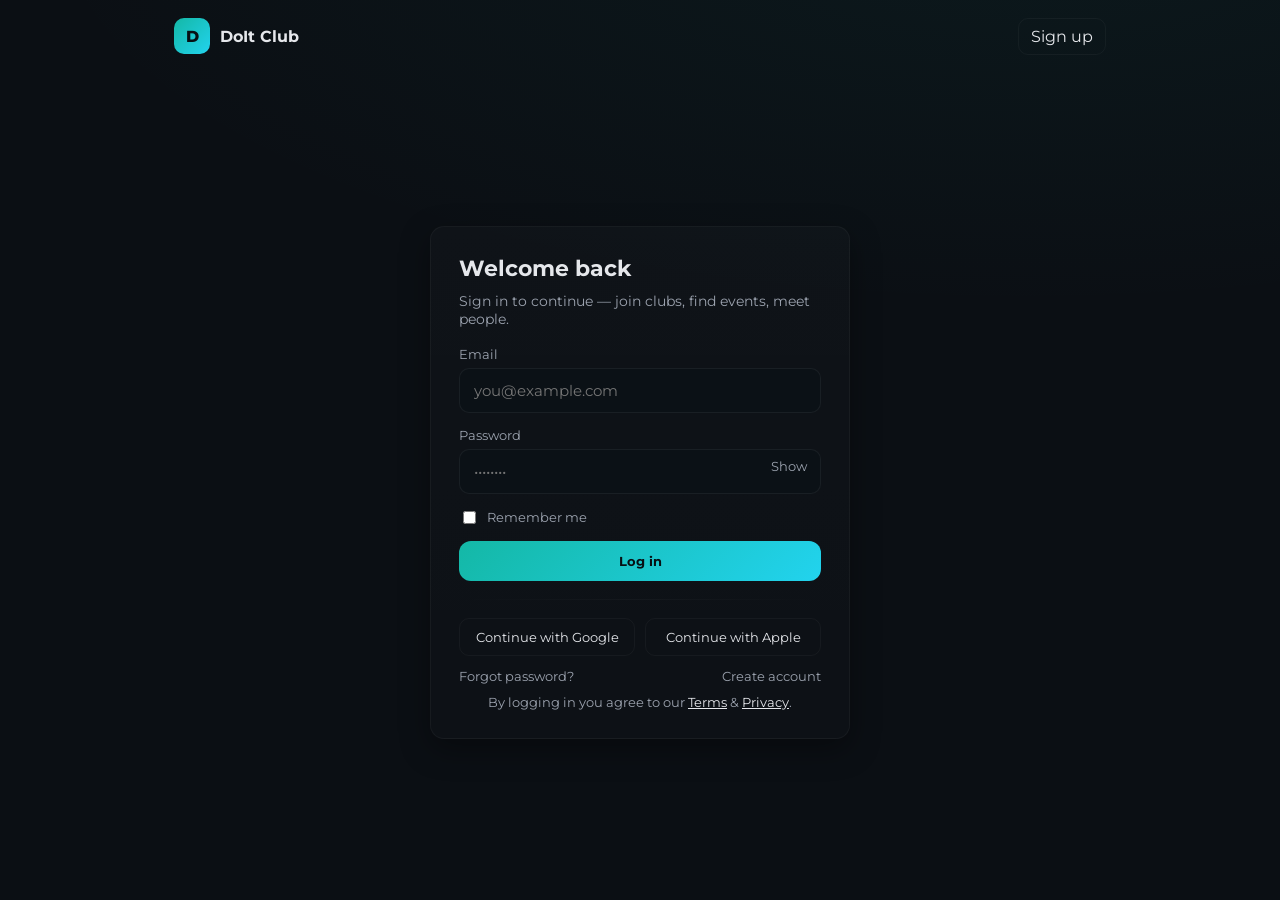
<file: src/main/resources/static/child/login.html>
<!DOCTYPE html>
<html lang="en">
<head>
<meta charset="utf-8" />
<meta name="viewport" content="width=device-width,initial-scale=1" />
<title>Login — DoIt Club</title>
<link rel="preconnect" href="https://fonts.googleapis.com">
<link rel="preconnect" href="https://fonts.gstatic.com">
<link href="https://fonts.googleapis.com/css2?family=Montserrat:wght@400;700&display=swap"
	rel="stylesheet">
<style>
:root {
	--bg: #0b0f14;
	--card: #0f1720;
	--muted: #9ca3af;
	--text: #e5e7eb;
	--accent: linear-gradient(135deg, #14b8a6, #22d3ee);
}

* {
	box-sizing: border-box;
	font-family: 'Montserrat', sans-serif;
}

html, body {
	height: 100%;
	margin: 0;
	font-family: 'Inter', system-ui, -apple-system, Segoe UI, Roboto, Arial,
		sans-serif;
	background: radial-gradient(1000px 400px at 80% -10%, rgba(20, 184, 166, 0.06),
		transparent), var(--bg);
	color: var(--text);
}

.container {
	max-width: 980px;
	margin: 0 auto;
	padding: 0 24px;
}

header {
	padding: 18px 0;
	display: flex;
	justify-content: space-between;
	align-items: center
}

.brand {
	display: flex;
	align-items: center;
	gap: 12px;
	font-weight: 700
}

.logo {
	width: 36px;
	height: 36px;
	border-radius: 10px;
	display: grid;
	place-items: center;
	background: linear-gradient(135deg, #14b8a6, #22d3ee);
	color: #071014;
	font-weight: 800
}

.nav-actions a {
	color: var(--text);
	text-decoration: none;
	margin-left: 12px;
	padding: 8px 12px;
	border-radius: 10px;
	border: 1px solid rgba(255, 255, 255, 0.04)
}

main {
	display: flex;
	min-height: calc(100vh - 80px);
	align-items: center;
	justify-content: center;
	padding: 32px 0
}

.card {
	width: 420px;
	max-width: 96%;
	background: linear-gradient(180deg, rgba(255, 255, 255, 0.02),
		rgba(255, 255, 255, 0.01));
	border-radius: 14px;
	padding: 28px;
	border: 1px solid rgba(255, 255, 255, 0.04);
	box-shadow: 0 10px 30px rgba(0, 0, 0, 0.35)
}

.card h1 {
	margin: 0 0 10px;
	font-size: 22px
}

.card p.sub {
	margin: 0 0 18px;
	color: var(--muted);
	font-size: 14px
}

label {
	display: block;
	font-size: 13px;
	color: var(--muted);
	margin-bottom: 6px
}

input[type="email"], input[type="password"] {
	width: 100%;
	padding: 12px 14px;
	border-radius: 10px;
	border: 1px solid rgba(255, 255, 255, 0.06);
	background: #0b1116;
	color: var(--text);
	margin-bottom: 14px;
	font-size: 15px;
}

.row {
	display: flex;
	gap: 12px;
	align-items: center
}

.remember {
	display: flex;
	align-items: center;
	gap: 8px;
	color: var(--muted);
	font-size: 14px;
	margin-bottom: 14px
}

.btn {
	display: inline-block;
	padding: 12px 16px;
	border-radius: 12px;
	background: var(--accent);
	color: #071014;
	font-weight: 700;
	text-align: center;
	border: 0;
	cursor: pointer;
	width: 100%;
}

.ghost {
	background: transparent;
	border: 1px solid rgba(255, 255, 255, 0.06);
	color: var(--text)
}

.divider {
	height: 1px;
	background: linear-gradient(90deg, transparent, rgba(255, 255, 255, 0.03),
		transparent);
	margin: 18px 0
}

.socials {
	display: flex;
	gap: 10px;
	justify-content: center
}

.social-btn {
	flex: 1;
	padding: 10px;
	border-radius: 10px;
	border: 1px solid rgba(255, 255, 255, 0.04);
	background: transparent;
	color: var(--text);
	cursor: pointer
}

.links {
	display: flex;
	justify-content: space-between;
	margin-top: 12px;
	font-size: 13px;
	color: var(--muted)
}

.small {
	font-size: 13px;
	color: var(--muted);
	margin-top: 10px;
	text-align: center
}

.error {
	color: #ffb4b4;
	background: rgba(255, 0, 0, 0.06);
	padding: 8px;
	border-radius: 8px;
	margin-bottom: 12px
}

.show-pass {
	font-size: 13px;
	color: var(--muted);
	cursor: pointer;
	background: transparent;
	border: 0
}

@media ( max-width :480px) {
	.card {
		padding: 20px
	}
	.logo {
		width: 32px;
		height: 32px
	}
}
</style>
</head>
<body>
	<div class="container">
		<header>
			<div class="brand">
				<a href="/" aria-label="Home"
					style="text-decoration: none; color: inherit; display: flex; gap: 10px; align-items: center">
					<div class="logo">D</div>
					<div>DoIt Club</div>
				</a>
			</div>
			<div class="nav-actions">
				<a href="/child/register.html" class="ghost">Sign up</a>
			</div>
		</header>

		<main>
			<div class="card" role="region" aria-labelledby="login-heading">
				<h1 id="login-heading">Welcome back</h1>
				<p class="sub">Sign in to continue — join clubs, find events,
					meet people.</p>

				<div id="error" class="error" style="display: none;"></div>

				<form id="loginForm" action="/api/login" method="post">
					<label for="email">Email</label> <input id="email" name="email"
						type="email" autocomplete="email" required
						placeholder="you@example.com"> <label for="password">Password</label>
					<div style="position: relative">
						<input id="password" name="password" type="password"
							autocomplete="current-password" required placeholder="••••••••">
						<button type="button" class="show-pass" aria-label="Show password"
							onclick="togglePassword()"
							style="position: absolute; right: 8px; top: 8px">Show</button>
					</div>

					<div class="remember">
						<input id="remember" name="remember" type="checkbox"> <label
							for="remember" style="margin: 0">Remember me</label>
					</div>

					<button type="submit" class="btn">Log in</button>

					<div class="divider"></div>

					<div class="socials">
						<button type="button" class="social-btn">Continue with
							Google</button>
						<button type="button" class="social-btn">Continue with
							Apple</button>
					</div>

					<div class="links">
						<a href="/forgot-password"
							style="color: var(--muted); text-decoration: none">Forgot
							password?</a> <a href="/child/register.html"
							style="color: var(--muted); text-decoration: none">Create
							account</a>
					</div>

					<div class="small">
						By logging in you agree to our <a href="/child/tnc/terms.html"
							style="color: var(--text);">Terms</a> & <a href="/child/tnc/privacy.html"
							style="color: var(--text);">Privacy</a>.
					</div>
				</form>
			</div>
		</main>
	</div>

	<script>
    function togglePassword(){
      const pw = document.getElementById('password');
      const btn = event.currentTarget || this;
      if(pw.type === 'password'){ pw.type = 'text'; btn.textContent = 'Hide'; }
      else { pw.type = 'password'; btn.textContent = 'Show'; }
    }

    // progressive JS: use fetch to submit & show errors; falls back to normal form POST if JS disabled
    document.getElementById('loginForm').addEventListener('submit', async function(e){
      if(!window.fetch) return; // let native submit happen
      e.preventDefault();
      const form = e.target;
      const data = {
        email: form.email.value.trim(),
        password: form.password.value,
        remember: form.remember.checked
      };

      const errorBox = document.getElementById('error');
      errorBox.style.display = 'none';

      try {
        const resp = await fetch(form.action, {
          method: 'POST',
          headers: { 'Content-Type': 'application/json' },
          body: JSON.stringify(data),
          credentials: 'same-origin'
        });

        if(resp.ok){
          // on success redirect to home / dashboard
          window.location.href = '/';
        } else {
          const text = await resp.text().catch(()=>null) || 'Login failed';
          errorBox.textContent = text;
          errorBox.style.display = 'block';
        }
      } catch(err){
        errorBox.textContent = 'Network error — please try again';
        errorBox.style.display = 'block';
      }
    });
  </script>
</body>
</html>
</file>
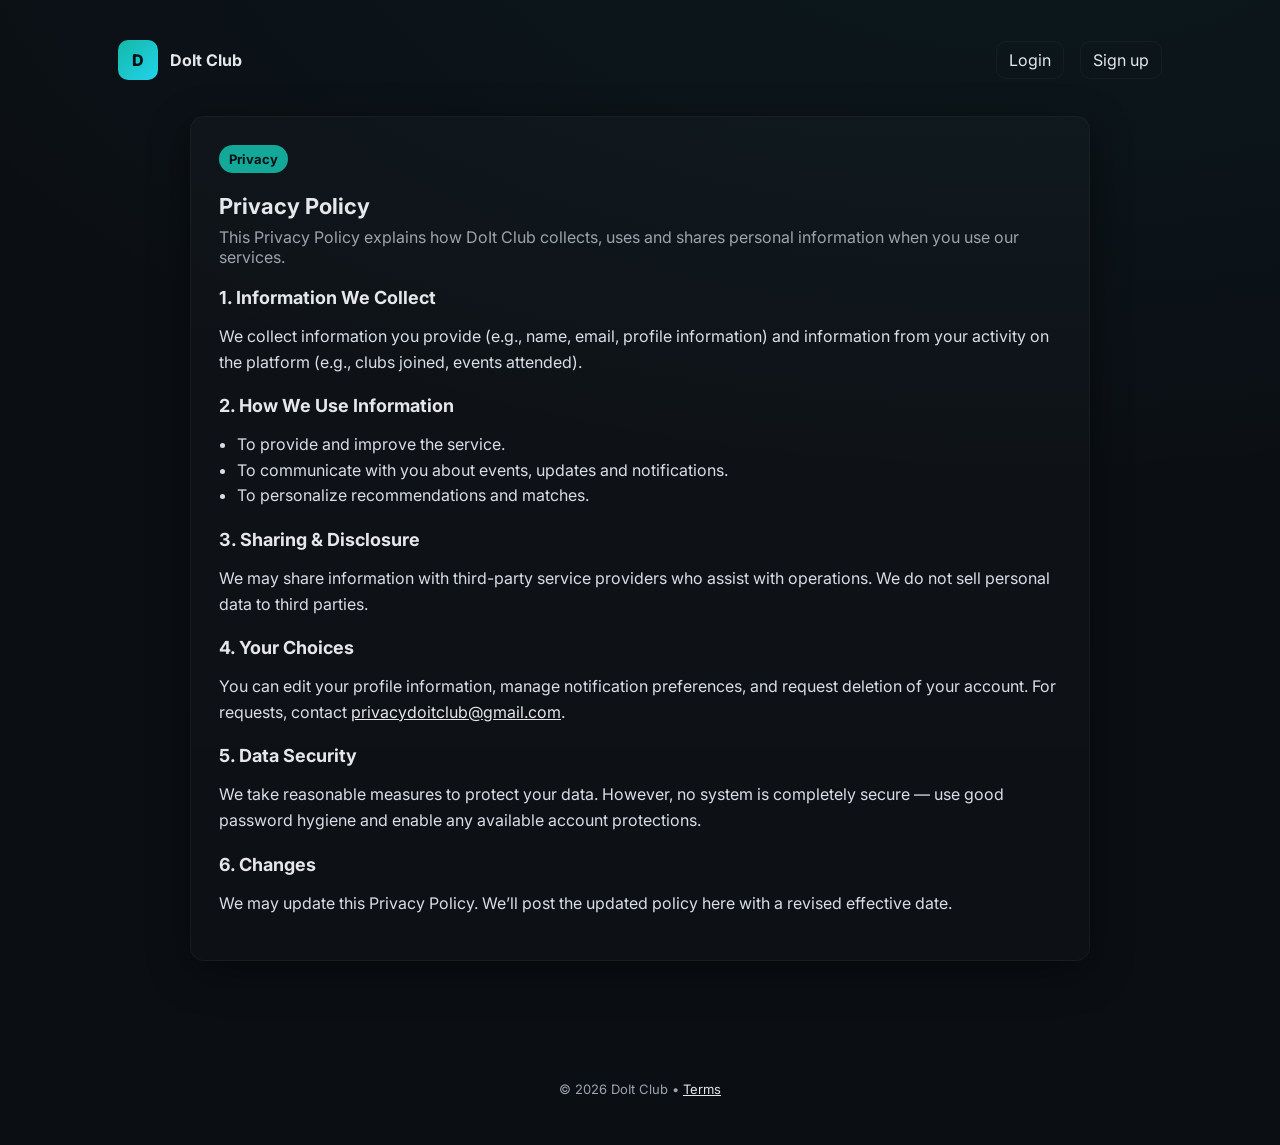
<file: src/main/resources/static/child/tnc/privacy.html>
<!DOCTYPE html>
<html lang="en">
<head>
<meta charset="utf-8" />
<meta name="viewport" content="width=device-width,initial-scale=1" />
<title>Privacy Policy — DoIt Club</title>
<link
	href="https://fonts.googleapis.com/css2?family=Inter:wght@400;600;700&display=swap"
	rel="stylesheet">
<style>
:root {
	--bg: #0b0f14;
	--card: #0f1720;
	--muted: #9ca3af;
	--text: #e5e7eb;
	--accent: linear-gradient(135deg, #14b8a6, #22d3ee);
	--container: 1100px;
}

* {
	box-sizing: border-box
}

body {
	margin: 0;
	min-height: 100vh;
	font-family: 'Inter', system-ui, -apple-system, Segoe UI, Roboto, Arial,
		sans-serif;
	background: radial-gradient(1200px 600px at 80% -10%, rgba(20, 184, 166, 0.06),
		transparent), var(--bg);
	color: var(--text);
}

.container {
	max-width: var(--container);
	margin: 0 auto;
	padding: 28px;
}

header {
	display: flex;
	align-items: center;
	justify-content: space-between;
	padding: 12px 0;
}

.brand {
	display: flex;
	align-items: center;
	gap: 12px;
	font-weight: 700;
	color: var(--text);
	text-decoration: none;
}

.logo {
	width: 40px;
	height: 40px;
	border-radius: 10px;
	display: grid;
	place-items: center;
	background: var(--accent);
	color: #071014;
	font-weight: 800;
}

nav a {
	color: var(--text);
	text-decoration: none;
	margin-left: 12px;
	padding: 8px 12px;
	border-radius: 10px;
	border: 1px solid rgba(255, 255, 255, 0.04);
}

main {
	padding: 24px 0 80px;
	display: flex;
	justify-content: center;
}

.card {
	width: 100%;
	max-width: 900px;
	background: linear-gradient(180deg, rgba(255, 255, 255, 0.02),
		rgba(255, 255, 255, 0.01));
	border-radius: 14px;
	padding: 28px;
	border: 1px solid rgba(255, 255, 255, 0.04);
	box-shadow: 0 12px 40px rgba(0, 0, 0, 0.45);
}

.kicker {
	display: inline-block;
	padding: 6px 10px;
	border-radius: 999px;
	background: rgba(20, 184, 166, 0.9);
	color: #071014;
	font-weight: 700;
	font-size: 13px;
	margin-bottom: 14px;
}

h1 {
	margin: 6px 0 8px;
	font-size: 22px;
}

p.lead {
	color: var(--muted);
	margin-top: 0;
	margin-bottom: 18px;
}

.section {
	margin-top: 20px;
}

.section h2 {
	margin: 0 0 10px;
	font-size: 18px;
}

.section p, .section ul {
	color: #d9dee6;
	line-height: 1.6;
}

.section ul {
	padding-left: 18px;
}

footer {
	text-align: center;
	color: var(--muted);
	padding: 40px 0 20px;
	font-size: 13px;
}

a.inline {
	color: var(--text);
	text-decoration: underline;
}

@media ( max-width :600px) {
	.container {
		padding: 18px;
	}
	.card {
		padding: 18px
	}
}
</style>
</head>
<body>
	<div class="container">
		<header>
			<a href="/" class="brand" aria-label="DoIt Club Home">
				<div class="logo">D</div>
				<div>DoIt Club</div>
			</a>
			<nav>
				<a href="/child/login.html">Login</a> <a href="/child/register.html">Sign up</a>
			</nav>
		</header>

		<main>
			<article class="card" role="article" aria-labelledby="privacy-title">
				<span class="kicker">Privacy</span>
				<h1 id="privacy-title">Privacy Policy</h1>
				<p class="lead">This Privacy Policy explains how DoIt Club
					collects, uses and shares personal information when you use our
					services.</p>

				<section class="section" aria-labelledby="privacy-1">
					<h2 id="privacy-1">1. Information We Collect</h2>
					<p>We collect information you provide (e.g., name, email,
						profile information) and information from your activity on the
						platform (e.g., clubs joined, events attended).</p>
				</section>

				<section class="section" aria-labelledby="privacy-2">
					<h2 id="privacy-2">2. How We Use Information</h2>
					<ul>
						<li>To provide and improve the service.</li>
						<li>To communicate with you about events, updates and
							notifications.</li>
						<li>To personalize recommendations and matches.</li>
					</ul>
				</section>

				<section class="section" aria-labelledby="privacy-3">
					<h2 id="privacy-3">3. Sharing & Disclosure</h2>
					<p>We may share information with third-party service providers
						who assist with operations. We do not sell personal data to third
						parties.</p>
				</section>

				<section class="section" aria-labelledby="privacy-4">
					<h2 id="privacy-4">4. Your Choices</h2>
					<p>
						You can edit your profile information, manage notification
						preferences, and request deletion of your account. For requests,
						contact <a class="inline" href="mailto:privacydoitclub@gmail.com">privacydoitclub@gmail.com</a>.
					</p>
				</section>

				<section class="section" aria-labelledby="privacy-5">
					<h2 id="privacy-5">5. Data Security</h2>
					<p>We take reasonable measures to protect your data. However,
						no system is completely secure — use good password hygiene and
						enable any available account protections.</p>
				</section>

				<section class="section" aria-labelledby="privacy-6">
					<h2 id="privacy-6">6. Changes</h2>
					<p>We may update this Privacy Policy. We’ll post the updated
						policy here with a revised effective date.</p>
				</section>
			</article>
		</main>

		<footer>
			© <span id="year"></span> DoIt Club • <a href="/terms" class="inline">Terms</a>
		</footer>
	</div>

	<script>
		document.getElementById('year').textContent = new Date().getFullYear();
	</script>
</body>
</html>
</file>
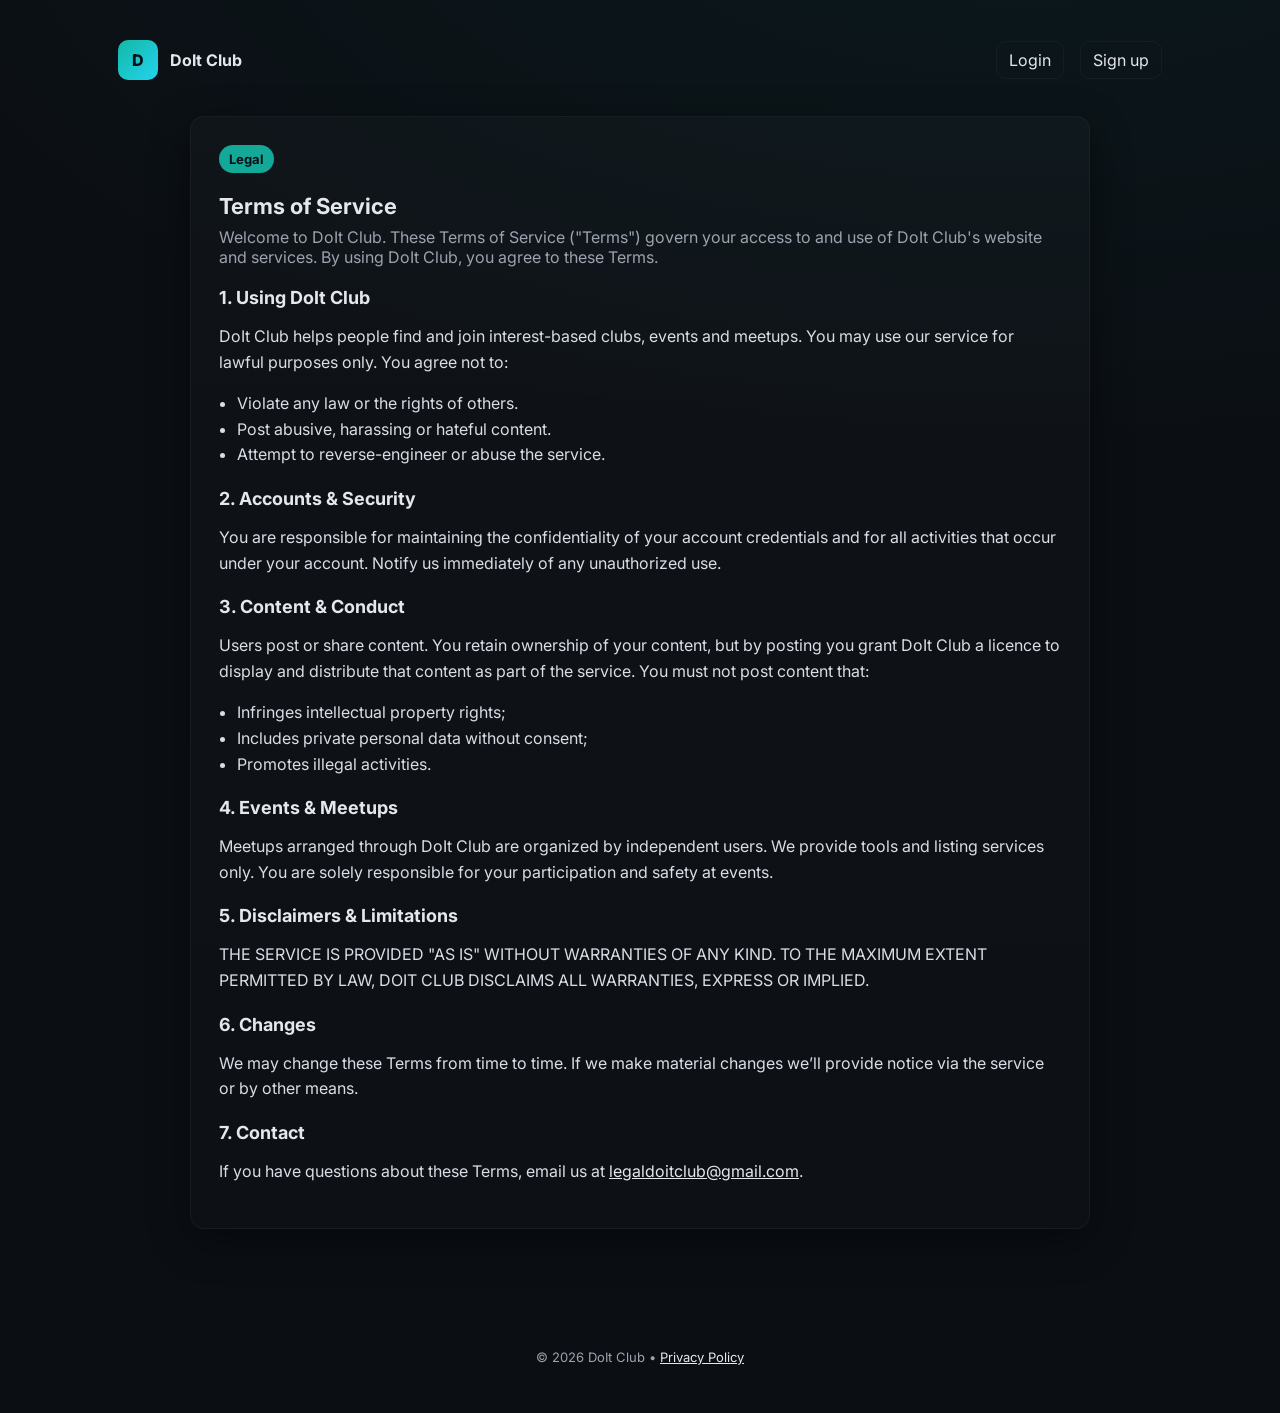
<file: src/main/resources/static/child/tnc/terms.html>
<!DOCTYPE html>
<html lang="en">
<head>
<meta charset="utf-8" />
<meta name="viewport" content="width=device-width,initial-scale=1" />
<title>Terms of Service — DoIt Club</title>
<link
	href="https://fonts.googleapis.com/css2?family=Inter:wght@400;600;700&display=swap"
	rel="stylesheet">
<style>
:root {
	--bg: #0b0f14;
	--card: #0f1720;
	--muted: #9ca3af;
	--text: #e5e7eb;
	--accent: linear-gradient(135deg, #14b8a6, #22d3ee);
	--container: 1100px;
}

* {
	box-sizing: border-box
}

body {
	margin: 0;
	min-height: 100vh;
	font-family: 'Inter', system-ui, -apple-system, Segoe UI, Roboto, Arial,
		sans-serif;
	background: radial-gradient(1200px 600px at 80% -10%, rgba(20, 184, 166, 0.06),
		transparent), var(--bg);
	color: var(--text);
	-webkit-font-smoothing: antialiased;
}

.container {
	max-width: var(--container);
	margin: 0 auto;
	padding: 28px;
}

header {
	display: flex;
	align-items: center;
	justify-content: space-between;
	padding: 12px 0;
}

.brand {
	display: flex;
	align-items: center;
	gap: 12px;
	font-weight: 700;
	color: var(--text);
	text-decoration: none;
}

.logo {
	width: 40px;
	height: 40px;
	border-radius: 10px;
	display: grid;
	place-items: center;
	background: var(--accent);
	color: #071014;
	font-weight: 800;
}

nav a {
	color: var(--text);
	text-decoration: none;
	margin-left: 12px;
	padding: 8px 12px;
	border-radius: 10px;
	border: 1px solid rgba(255, 255, 255, 0.04);
}

main {
	padding: 24px 0 80px;
	display: flex;
	justify-content: center;
}

.card {
	width: 100%;
	max-width: 900px;
	background: linear-gradient(180deg, rgba(255, 255, 255, 0.02),
		rgba(255, 255, 255, 0.01));
	border-radius: 14px;
	padding: 28px;
	border: 1px solid rgba(255, 255, 255, 0.04);
	box-shadow: 0 12px 40px rgba(0, 0, 0, 0.45);
}

.kicker {
	display: inline-block;
	padding: 6px 10px;
	border-radius: 999px;
	background: rgba(20, 184, 166, 0.9);
	color: #071014;
	font-weight: 700;
	font-size: 13px;
	margin-bottom: 14px;
}

h1 {
	margin: 6px 0 8px;
	font-size: 22px;
}

p.lead {
	color: var(--muted);
	margin-top: 0;
	margin-bottom: 18px;
}

.section {
	margin-top: 20px;
}

.section h2 {
	margin: 0 0 10px;
	font-size: 18px;
}

.section p, .section ul {
	color: #d9dee6;
	line-height: 1.6;
}

.section ul {
	padding-left: 18px;
}

footer {
	text-align: center;
	color: var(--muted);
	padding: 40px 0 20px;
	font-size: 13px;
}

a.inline {
	color: var(--text);
	text-decoration: underline;
}

@media ( max-width :600px) {
	.container {
		padding: 18px;
	}
	.card {
		padding: 18px
	}
}
</style>
</head>
<body>
	<div class="container">
		<header>
			<a href="/" class="brand" aria-label="DoIt Club Home">
				<div class="logo">D</div>
				<div>DoIt Club</div>
			</a>
			<nav>
				<a href="/login">Login</a> <a href="/signup">Sign up</a>
			</nav>
		</header>

		<main>
			<article class="card" role="article" aria-labelledby="terms-title">
				<span class="kicker">Legal</span>
				<h1 id="terms-title">Terms of Service</h1>
				<p class="lead">Welcome to DoIt Club. These Terms of Service
					("Terms") govern your access to and use of DoIt Club's website and
					services. By using DoIt Club, you agree to these Terms.</p>

				<section class="section" aria-labelledby="section-1">
					<h2 id="section-1">1. Using DoIt Club</h2>
					<p>DoIt Club helps people find and join interest-based clubs,
						events and meetups. You may use our service for lawful purposes
						only. You agree not to:</p>
					<ul>
						<li>Violate any law or the rights of others.</li>
						<li>Post abusive, harassing or hateful content.</li>
						<li>Attempt to reverse-engineer or abuse the service.</li>
					</ul>
				</section>

				<section class="section" aria-labelledby="section-2">
					<h2 id="section-2">2. Accounts & Security</h2>
					<p>You are responsible for maintaining the confidentiality of
						your account credentials and for all activities that occur under
						your account. Notify us immediately of any unauthorized use.</p>
				</section>

				<section class="section" aria-labelledby="section-3">
					<h2 id="section-3">3. Content & Conduct</h2>
					<p>Users post or share content. You retain ownership of your
						content, but by posting you grant DoIt Club a licence to display
						and distribute that content as part of the service. You must not
						post content that:</p>
					<ul>
						<li>Infringes intellectual property rights;</li>
						<li>Includes private personal data without consent;</li>
						<li>Promotes illegal activities.</li>
					</ul>
				</section>

				<section class="section" aria-labelledby="section-4">
					<h2 id="section-4">4. Events & Meetups</h2>
					<p>Meetups arranged through DoIt Club are organized by
						independent users. We provide tools and listing services only. You
						are solely responsible for your participation and safety at
						events.</p>
				</section>

				<section class="section" aria-labelledby="section-5">
					<h2 id="section-5">5. Disclaimers & Limitations</h2>
					<p>THE SERVICE IS PROVIDED "AS IS" WITHOUT WARRANTIES OF ANY
						KIND. TO THE MAXIMUM EXTENT PERMITTED BY LAW, DOIT CLUB DISCLAIMS
						ALL WARRANTIES, EXPRESS OR IMPLIED.</p>
				</section>

				<section class="section" aria-labelledby="section-6">
					<h2 id="section-6">6. Changes</h2>
					<p>We may change these Terms from time to time. If we make
						material changes we’ll provide notice via the service or by other
						means.</p>
				</section>

				<section class="section" aria-labelledby="section-7">
					<h2 id="section-7">7. Contact</h2>
					<p>
						If you have questions about these Terms, email us at <a
							class="inline" href="mailto:legaldoitclub@gmail.com">legaldoitclub@gmail.com</a>.
					</p>
				</section>
			</article>
		</main>

		<footer>
			© <span id="year"></span> DoIt Club • <a href="/privacy"
				class="inline">Privacy Policy</a>
		</footer>
	</div>

	<script>
		document.getElementById('year').textContent = new Date().getFullYear();
	</script>
</body>
</html>
</file>
